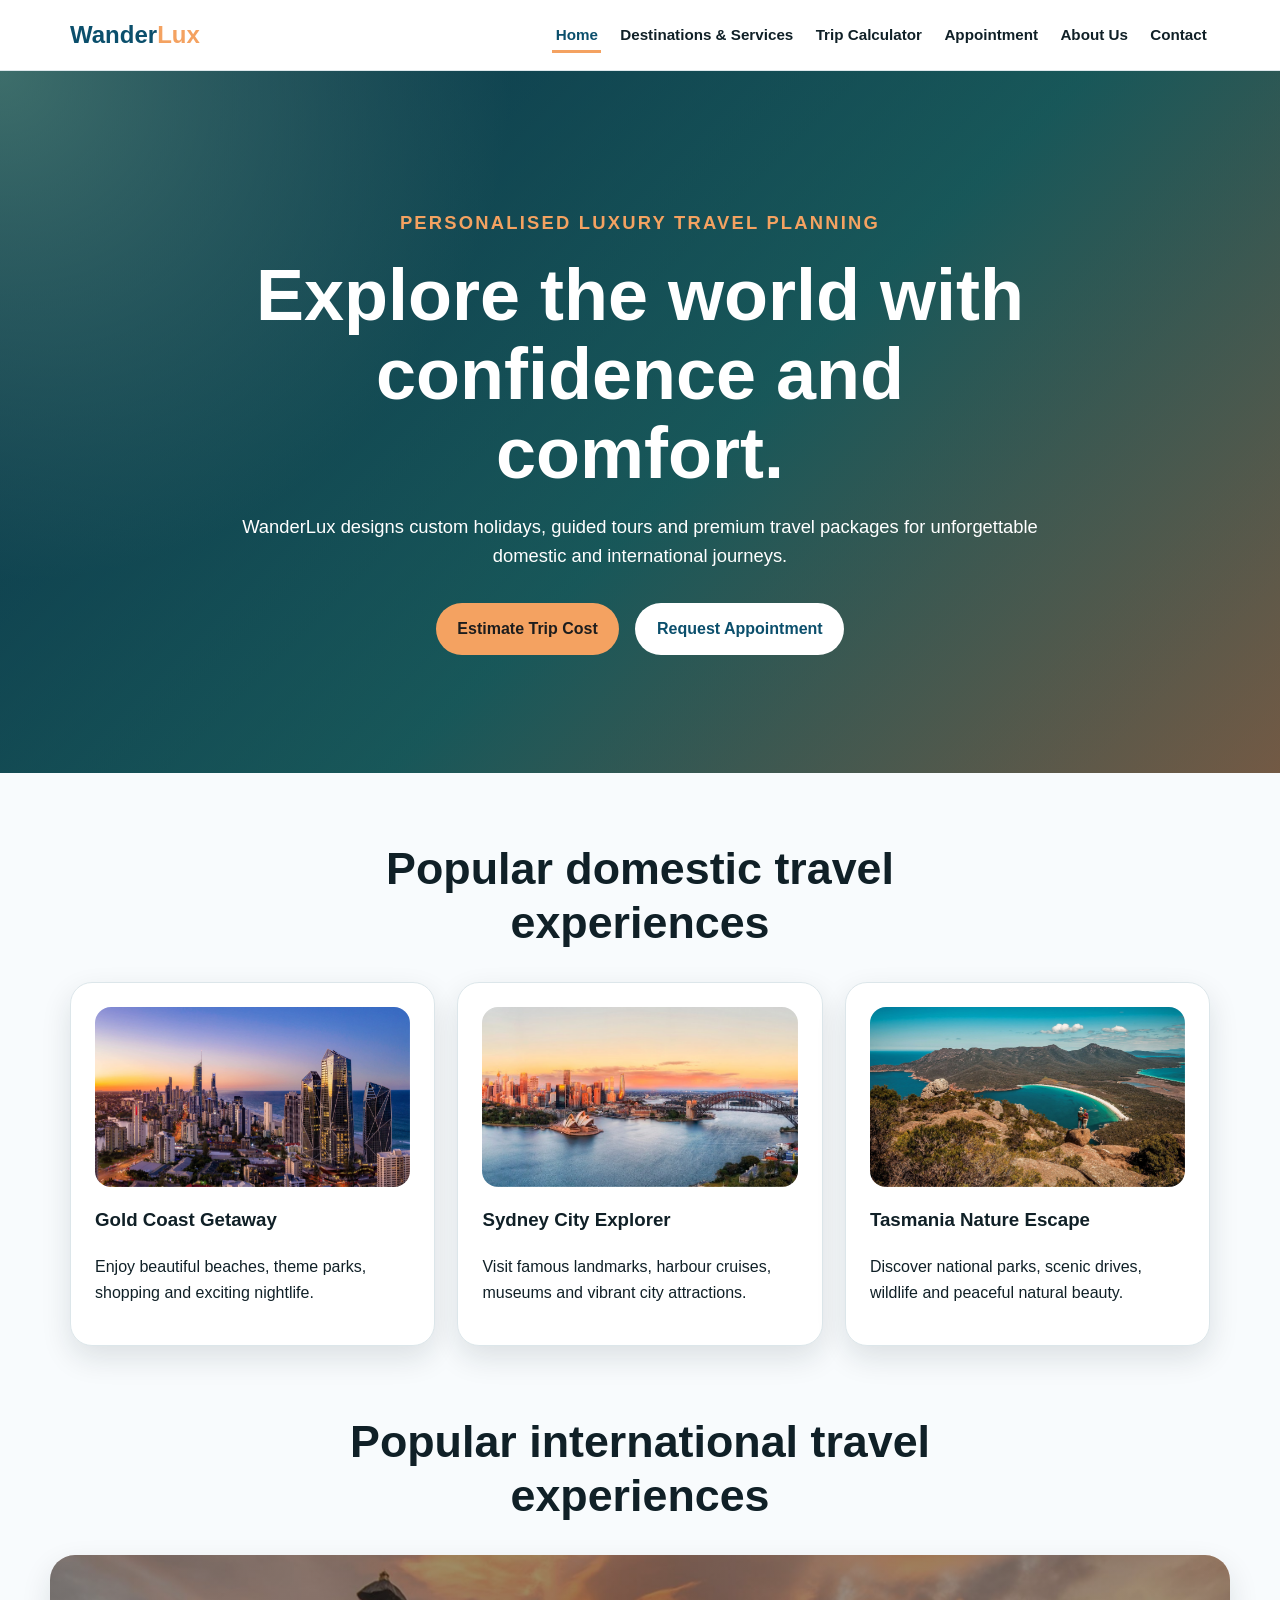
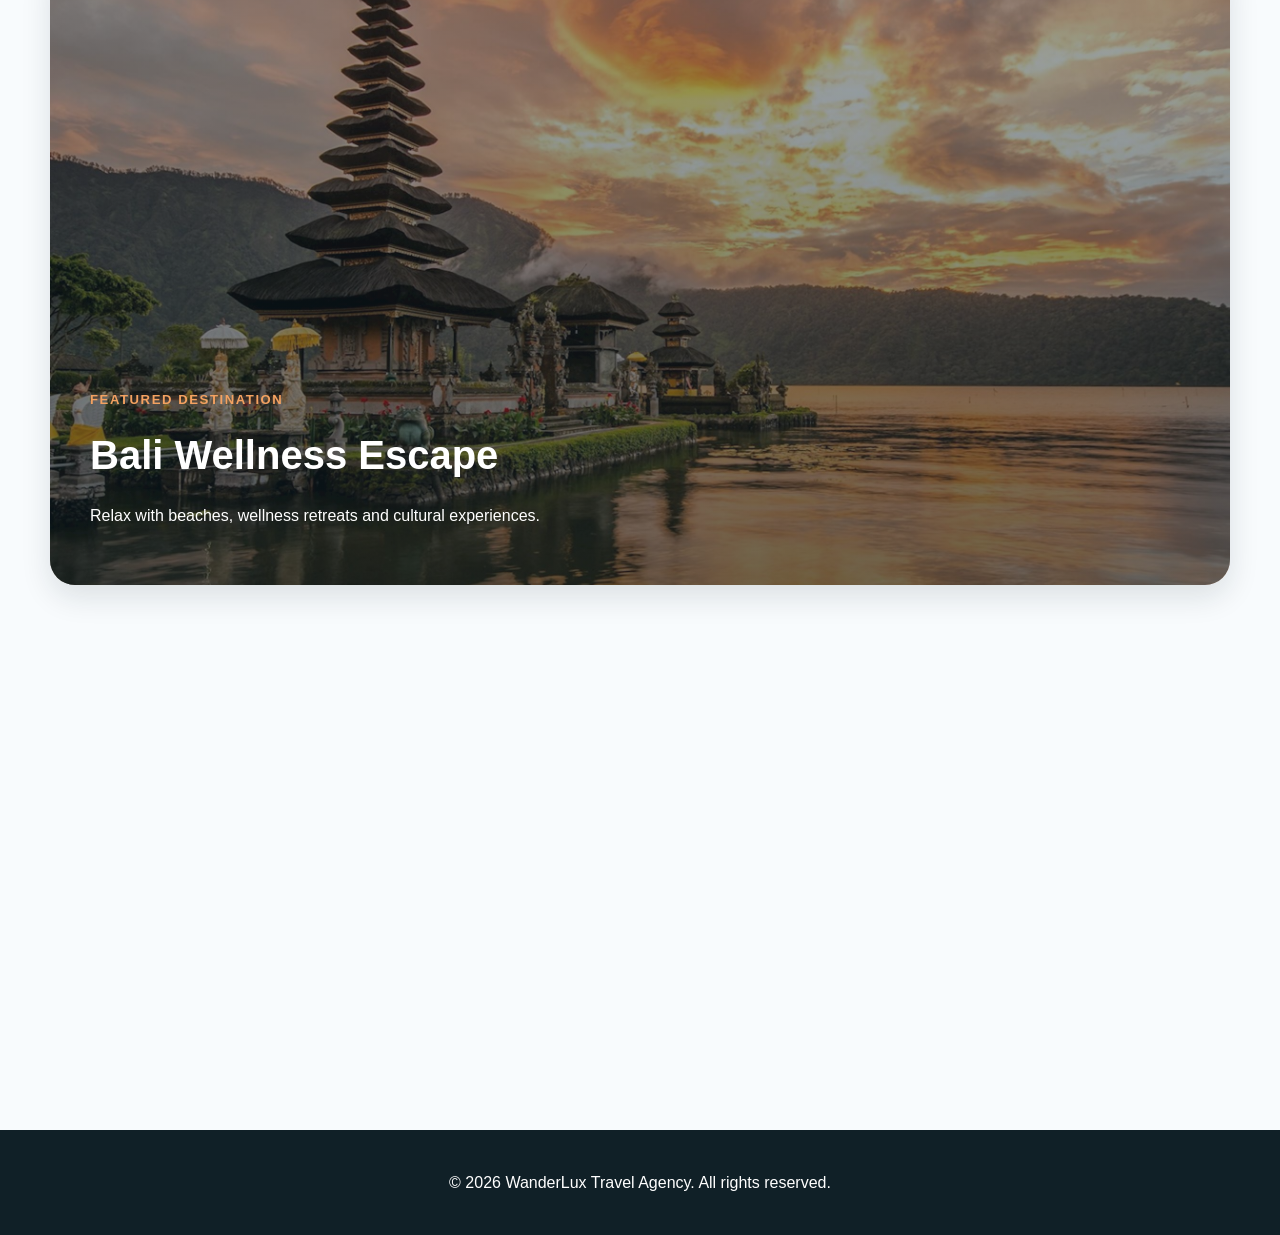
<file: index.html>
<!DOCTYPE html>
<html lang="en">
<head>
  <meta charset="UTF-8" />
  <meta name="viewport" content="width=device-width, initial-scale=1.0" />
  <meta name="description" content="WanderLux Travel Agency offers personalised holidays, guided tours, flights, hotels, honeymoon packages and custom travel planning." />
  <meta name="keywords" content="WanderLux, travel agency, holiday packages, guided tours, trip calculator, travel appointments" />
  <meta name="author" content="WanderLux Travel Agency" />

  <title>WanderLux Travel Agency </title>
  <link rel="stylesheet" href="css/style.css" />
  <script defer src="js/script.js"></script>
</head>

<body>
  <header class="header">
    <nav class="navbar" aria-label="Main navigation">
      <a href="index.html" class="logo">Wander<span>Lux</span></a>
      <button class="menu-toggle" aria-label="Navigation menu">☰</button>
      <ul class="navbar-links">
        <li><a class="active" href="index.html">Home</a></li>
        <li><a href="services.html">Destinations & Services</a></li>
        <li><a href="calculator.html">Trip Calculator</a></li>
        <li><a href="appointment.html">Appointment</a></li>
        <li><a href="about.html">About Us</a></li>
        <li><a href="contact.html">Contact</a></li>
      </ul>
    </nav>
  </header>

  <main>
    <section class="hero" aria-label="Featured travel destinations">
      <div class="hero-content">
        <p class="highlighted-heading">Personalised luxury travel planning</p>
        <h1>Explore the world with confidence and comfort.</h1>
        <p>WanderLux designs custom holidays, guided tours and premium travel packages for unforgettable domestic and international journeys.</p>
        <div class="hero-buttons">
          <a href="calculator.html" class="btn primary">Estimate Trip Cost</a>
          <a href="appointment.html" class="btn secondary">Request Appointment</a>
        </div>
      </div>
    </section>

    <section class="section reveal">
      <div class="section-heading">
        <h2>Popular domestic travel experiences</h2>
      </div>
        <div class="cards">
        <article class="card">
            <img src="images/gold-coast.jpg" alt="Gold Coast beach destination picture">
            <h3>Gold Coast Getaway</h3>
            <p>Enjoy beautiful beaches, theme parks, shopping and exciting nightlife.</p>
        </article>

        <article class="card">
            <img src="images/australia.jpg" alt="Sydney city destination picture">
            <h3>Sydney City Explorer</h3>
            <p>Visit famous landmarks, harbour cruises, museums and vibrant city attractions.</p>
        </article>

        <article class="card">
            <img src="images/tasmania.jpg" alt="Tasmania nature destination picture">
            <h3>Tasmania Nature Escape</h3>
            <p>Discover national parks, scenic drives, wildlife and peaceful natural beauty.</p>
        </article>
</div>
    </section>

    <section>
      <div class="section-heading">
        <h2>Popular international travel experiences</h2>
      </div>
 
   <div class="banner">

 
  <div class="slide active">
    <img src="images/bali.jpg" alt="Bali">
    <div class="banner-content">
      <p class="highlighted-heading">Featured destination</p>
      <h1>Bali Wellness Escape</h1>
      <p>Relax with beaches, wellness retreats and cultural experiences.</p>
    </div>
  </div>

  <div class="slide">
    <img src="images/paris.jpg" alt="Paris">
    <div class="banner-content">
      <p class="highlighted-heading">Featured destination</p>`
      <h1>Paris City Romance</h1>
      <p>Explore iconic landmarks, food tours and romantic city views.</p>
    </div>
  </div>

  <div class="slide">
    <img src="images/japan.jpg" alt="Japan">
    <div class="banner-content">
      <p class="highlighted-heading">Featured destination</p>
      <h1>Japan Discovery Tour</h1>
      <p>Experience culture, temples and seasonal highlights.</p>
    </div>
  </div>

</div>
     
    </section>

    <section class="split-section reveal">
      <div>
        <p class="highlighted-heading">Why choose us?</p>
        <h2>Tailored travel support from planning to return.</h2>
        <p>Our consultants compare destinations, budgets and travel styles to create plans that suit families, couples, solo travellers and corporate clients.</p>
        <ul class="list-items">
          <li>Custom itineraries and guided tours</li>
          <li>Budget, standard and luxury package options</li>
          <li>Easy appointment and contact forms</li>
          <li>Clear estimated trip pricing</li>
        </ul>
      </div>
      <div class="info-panel">
        <h3>Quick service highlights</h3>
        <p><strong>Flights & hotels:</strong> convenient package planning.</p>
        <p><strong>Honeymoons:</strong> romantic and stress-free experiences.</p>
        <p><strong>Family holidays:</strong> safe, flexible and value-focused options.</p>
      </div>
    </section>
  </main>

  <footer>
    <p>&copy; 2026 WanderLux Travel Agency. All rights reserved.</p>
  </footer>
</body>
</html>
</file>
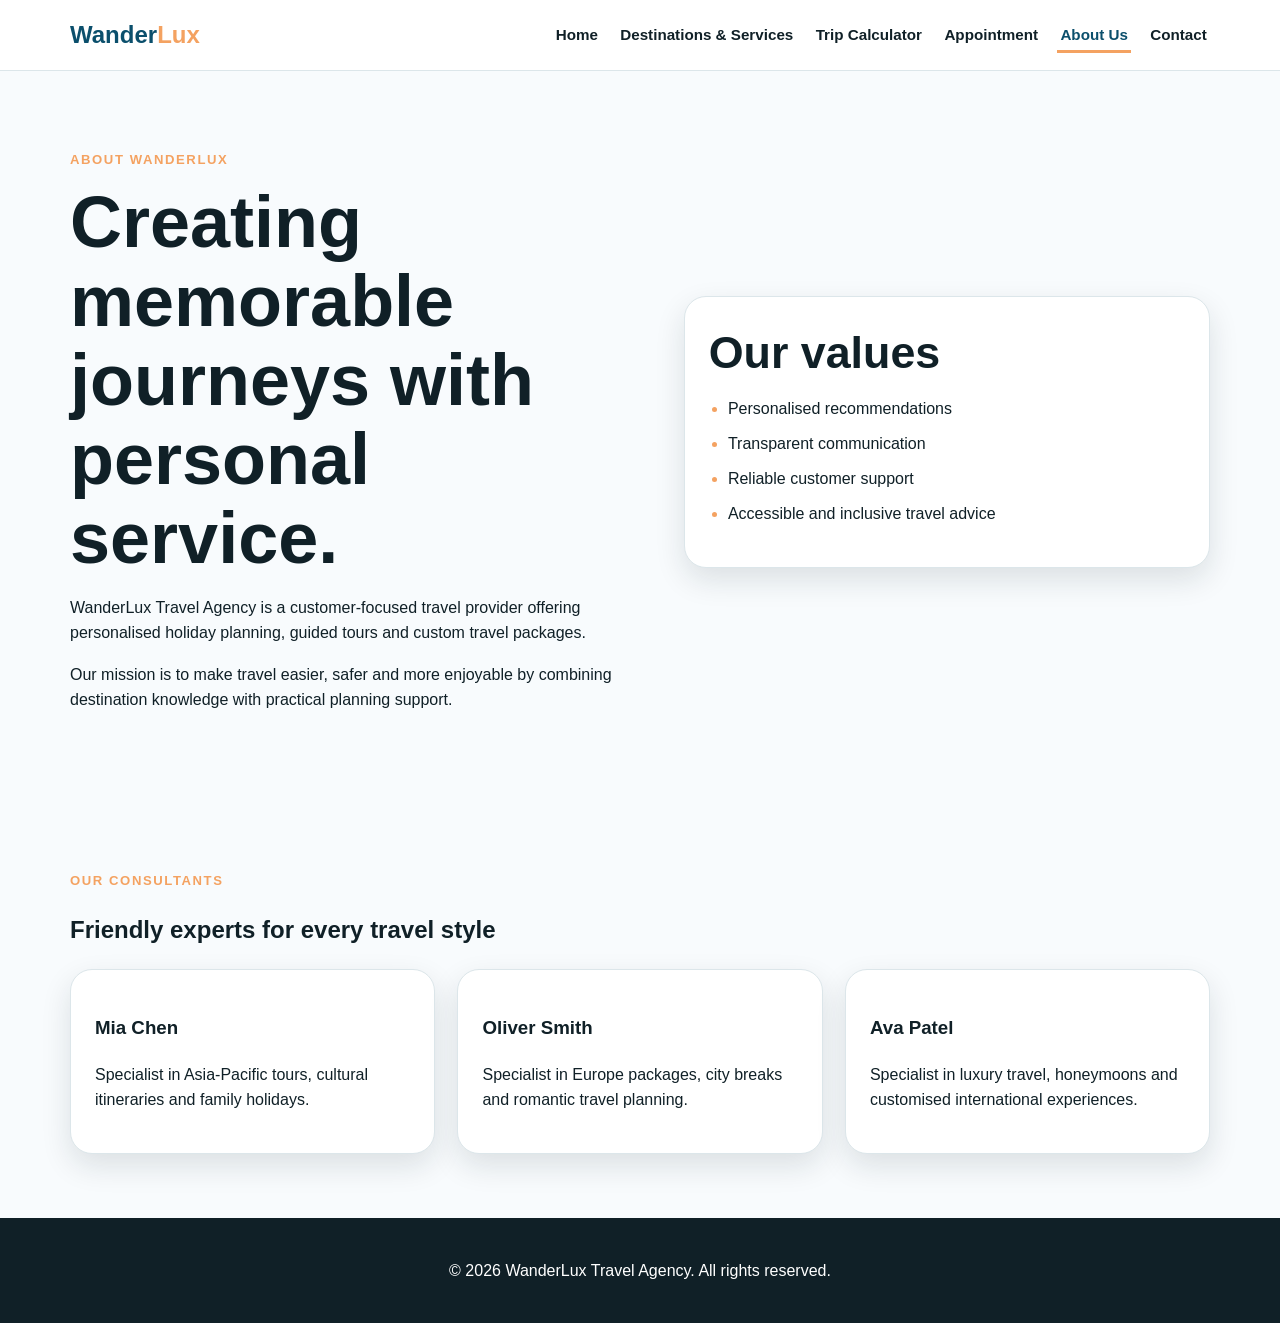
<file: about.html>
<!DOCTYPE html>
<html lang="en">
<head>
  <meta charset="UTF-8" />
  <meta name="viewport" content="width=device-width, initial-scale=1.0" />
  <meta name="description" content="Learn about WanderLux Travel Agency, its mission, consultants and customer service values." />
  <title>About Us | WanderLux</title>
  <link rel="stylesheet" href="css/style.css" />
  <script defer src="js/script.js"></script>
</head>
<body>
  <header class="header">
    <nav class="navbar" aria-label="Main navigation">
      <a href="index.html" class="logo">Wander<span>Lux</span></a>
      <button class="menu-toggle" aria-label="Navigation menu">☰</button>
      <ul class="navbar-links">
        <li><a href="index.html">Home</a></li>
        <li><a href="services.html">Destinations & Services</a></li>
        <li><a href="calculator.html">Trip Calculator</a></li>
        <li><a href="appointment.html">Appointment</a></li>
        <li><a class="active" href="about.html">About Us</a></li>
        <li><a href="contact.html">Contact</a></li>
      </ul>
    </nav>
  </header>

  <main class="page-main">
    <section class="split-section reveal">
      <div>
        <p class="highlighted-heading">About WanderLux</p>
        <h1>Creating memorable journeys with personal service.</h1>
        <p>WanderLux Travel Agency is a customer-focused travel provider offering personalised holiday planning, guided tours and custom travel packages.</p>
        <p>Our mission is to make travel easier, safer and more enjoyable by combining destination knowledge with practical planning support.</p>
      </div>
      <div class="info-panel">
        <h2>Our values</h2>
        <ul class="list-items">
          <li>Personalised recommendations</li>
          <li>Transparent communication</li>
          <li>Reliable customer support</li>
          <li>Accessible and inclusive travel advice</li>
        </ul>
      </div>
    </section>
    
    <section class="section reveal">
      <div class="section-title">
        <p class="highlighted-heading">Our consultants</p>
        <h2>Friendly experts for every travel style</h2>
      </div>
      <div class="cards">
        <article class="card">
          <h3>Mia Chen</h3>
          <p>Specialist in Asia-Pacific tours, cultural itineraries and family holidays.</p>
        </article>
        <article class="card">
          <h3>Oliver Smith</h3>
          <p>Specialist in Europe packages, city breaks and romantic travel planning.</p>
        </article>
        <article class="card">
          <h3>Ava Patel</h3>
          <p>Specialist in luxury travel, honeymoons and customised international experiences.</p>
        </article>
      </div>
    </section>
  </main>

  <footer>
    <p>&copy; 2026 WanderLux Travel Agency. All rights reserved.</p>
  </footer>
</body>
</html>
</file>
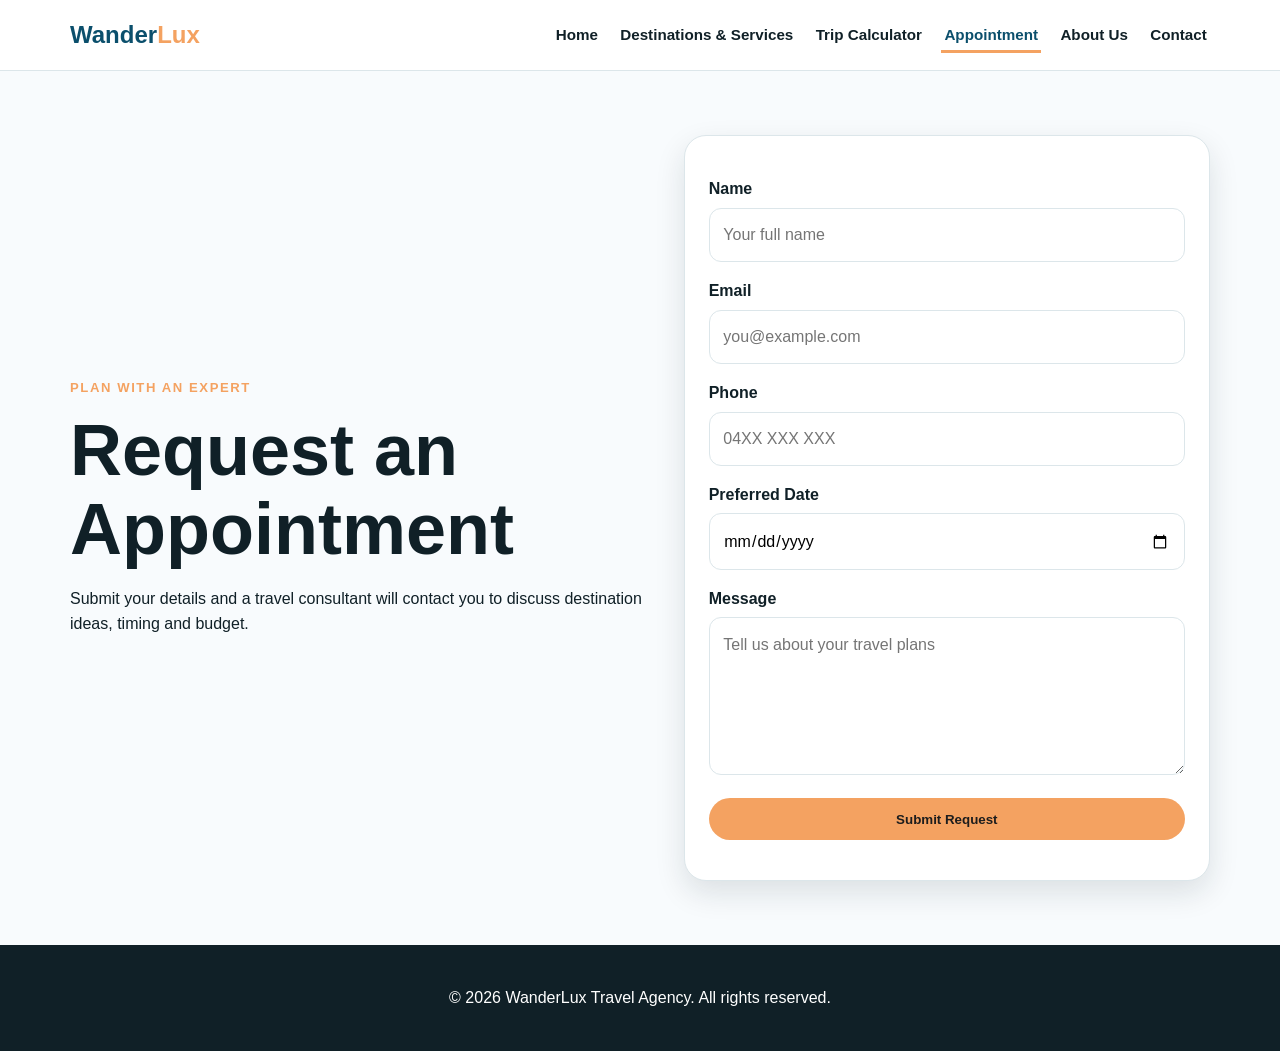
<file: appointment.html>
<!DOCTYPE html>
<html lang="en">
<head>
  <meta charset="UTF-8" />
  <meta name="viewport" content="width=device-width, initial-scale=1.0" />
  <meta name="description" content="Request a travel planning appointment with WanderLux Travel Agency." />
  <title>Appointment Request | WanderLux</title>
  <link rel="stylesheet" href="css/style.css" />
  <script defer src="js/script.js"></script>
</head>
<body>
  <header class="header">
    <nav class="navbar" aria-label="Main navigation">
      <a href="index.html" class="logo">Wander<span>Lux</span></a>
      <button class="menu-toggle" aria-label="Navigation menu">☰</button>
      <ul class="navbar-links">
        <li><a href="index.html">Home</a></li>
        <li><a href="services.html">Destinations & Services</a></li>
        <li><a href="calculator.html">Trip Calculator</a></li>
        <li><a class="active" href="appointment.html">Appointment</a></li>
        <li><a href="about.html">About Us</a></li>
        <li><a href="contact.html">Contact</a></li>
      </ul>
    </nav>
  </header>

  <main class="page-main">
    <section class="form-section reveal">
      <div>
        <p class="highlighted-heading">Plan with an expert</p>
        <h1>Request an Appointment</h1>
        <p>Submit your details and a travel consultant will contact you to discuss destination ideas, timing and budget.</p>
      </div>
      
      <form id="appointmentForm" class="form-card" action="mailto:appointments@wanderlux.example" method="post" enctype="text/plain" novalidate>
        <label for="appName">Name</label>
        <input type="text" id="appName" name="Name" placeholder="Your full name" required />

        <label for="appEmail">Email</label>
        <input type="email" id="appEmail" name="Email" placeholder="you@example.com" required />

        <label for="appPhone">Phone</label>
        <input type="tel" id="appPhone" name="Phone" placeholder="04XX XXX XXX" required />

        <label for="appDate">Preferred Date</label>
        <input type="date" id="appDate" name="Preferred Date" required />

        <label for="appMessage">Message</label>
        <textarea id="appMessage" name="Message" rows="5" placeholder="Tell us about your travel plans" required></textarea>

        <button type="submit" class="btn primary full">Submit Request</button>
        <p class="result" id="appointmentResult" role="status" aria-live="polite"></p>
      </form>
    </section>
  </main>

  <footer>
    <p>&copy; 2026 WanderLux Travel Agency. All rights reserved.</p>
  </footer>
</body>
</html>
</file>
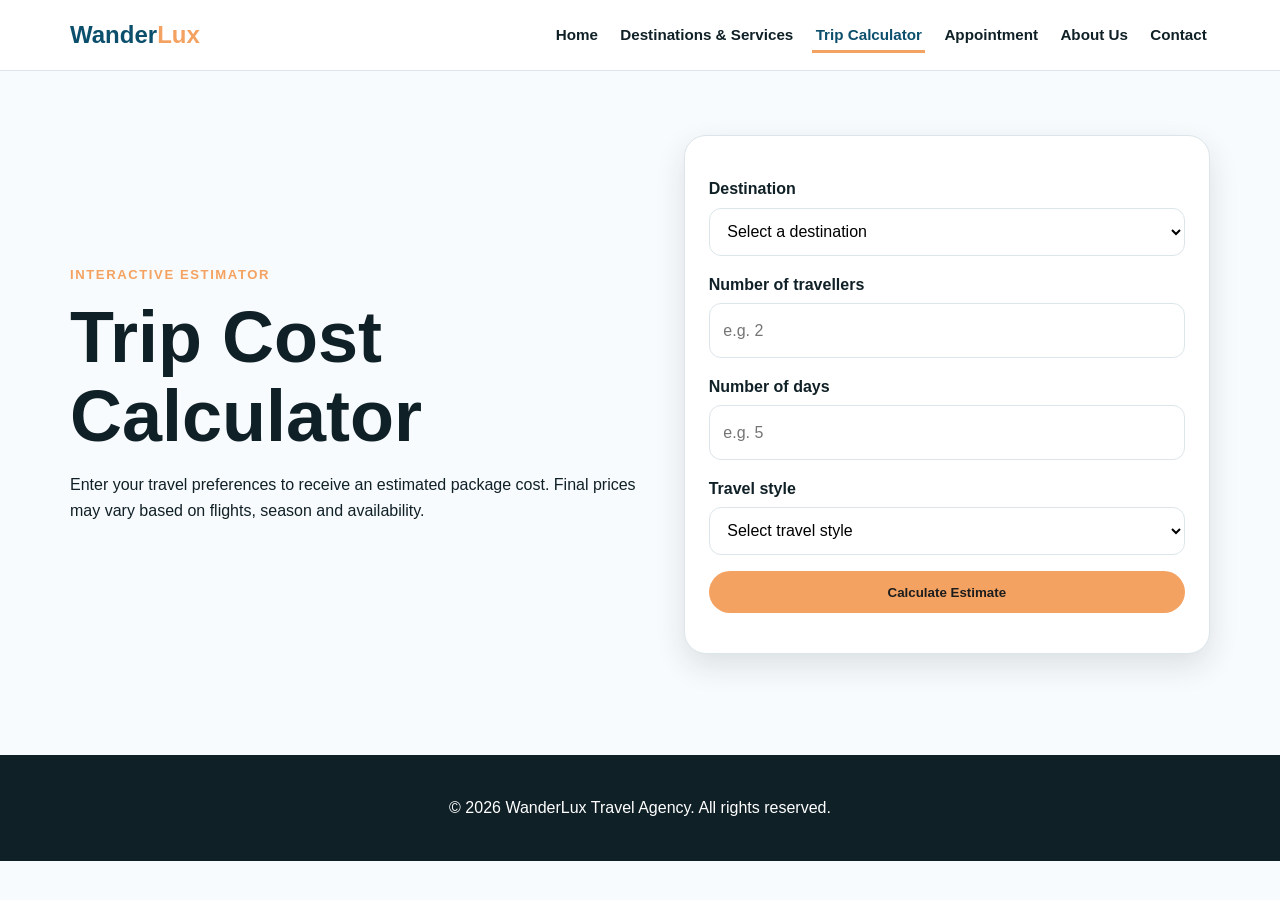
<file: calculator.html>
<!DOCTYPE html>
<html lang="en">
<head>
  <meta charset="UTF-8" />
  <meta name="viewport" content="width=device-width, initial-scale=1.0" />
  <meta name="description" content="Use the WanderLux trip cost calculator to estimate travel costs based on destination, travellers, days and travel style." />
  <title>Trip Cost Calculator | WanderLux</title>
  <link rel="stylesheet" href="css/style.css" />
  <script defer src="js/script.js"></script>
</head>
<body>
  <header class="header">
    <nav class="navbar" aria-label="Main navigation">
      <a href="index.html" class="logo">Wander<span>Lux</span></a>
      <button class="menu-toggle" aria-label="Navigation menu">☰</button>
      <ul class="navbar-links">
        <li><a href="index.html">Home</a></li>
        <li><a href="services.html">Destinations & Services</a></li>
        <li><a class="active" href="calculator.html">Trip Calculator</a></li>
        <li><a href="appointment.html">Appointment</a></li>
        <li><a href="about.html">About Us</a></li>
        <li><a href="contact.html">Contact</a></li>
      </ul>
    </nav>
  </header>
  
  <main class="page-main">
    <section class="form-section reveal">
      <div>
        <p class="highlighted-heading">Interactive estimator</p>
        <h1>Trip Cost Calculator</h1>
        <p>Enter your travel preferences to receive an estimated package cost. Final prices may vary based on flights, season and availability.</p>
      </div>

      <form id="calculatorForm" class="form-card" novalidate>
        <label for="destination">Destination</label>
        <select id="destination" required>
          <option value="">Select a destination</option>
          <option value="Bali" data-rate="180">Bali</option>
          <option value="Paris" data-rate="260">Paris</option>
          <option value="Japan" data-rate="240">Japan</option>
          <option value="Gold Coast" data-rate="160">Gold Coast</option>
          <option value="New Zealand" data-rate="210">New Zealand</option>
        </select>

        <label for="travellers">Number of travellers</label>
        <input type="number" id="travellers" min="1" max="20" placeholder="e.g. 2" required />

        <label for="days">Number of days</label>
        <input type="number" id="days" min="1" max="60" placeholder="e.g. 5" required />

        <label for="style">Travel style</label>
        <select id="style" required>
          <option value="">Select travel style</option>
          <option value="Budget" data-multiplier="1">Budget</option>
          <option value="Standard" data-multiplier="1.35">Standard</option>
          <option value="Luxury" data-multiplier="1.9">Luxury</option>
        </select>

        <button type="submit" class="btn primary full">Calculate Estimate</button>
        <p id="calculatorResult" class="result" role="status" aria-live="polite"></p>
      </form>
    </section>
  </main>

  <footer>
    <p>&copy; 2026 WanderLux Travel Agency. All rights reserved.</p>
  </footer>
</body>
</html>
</file>
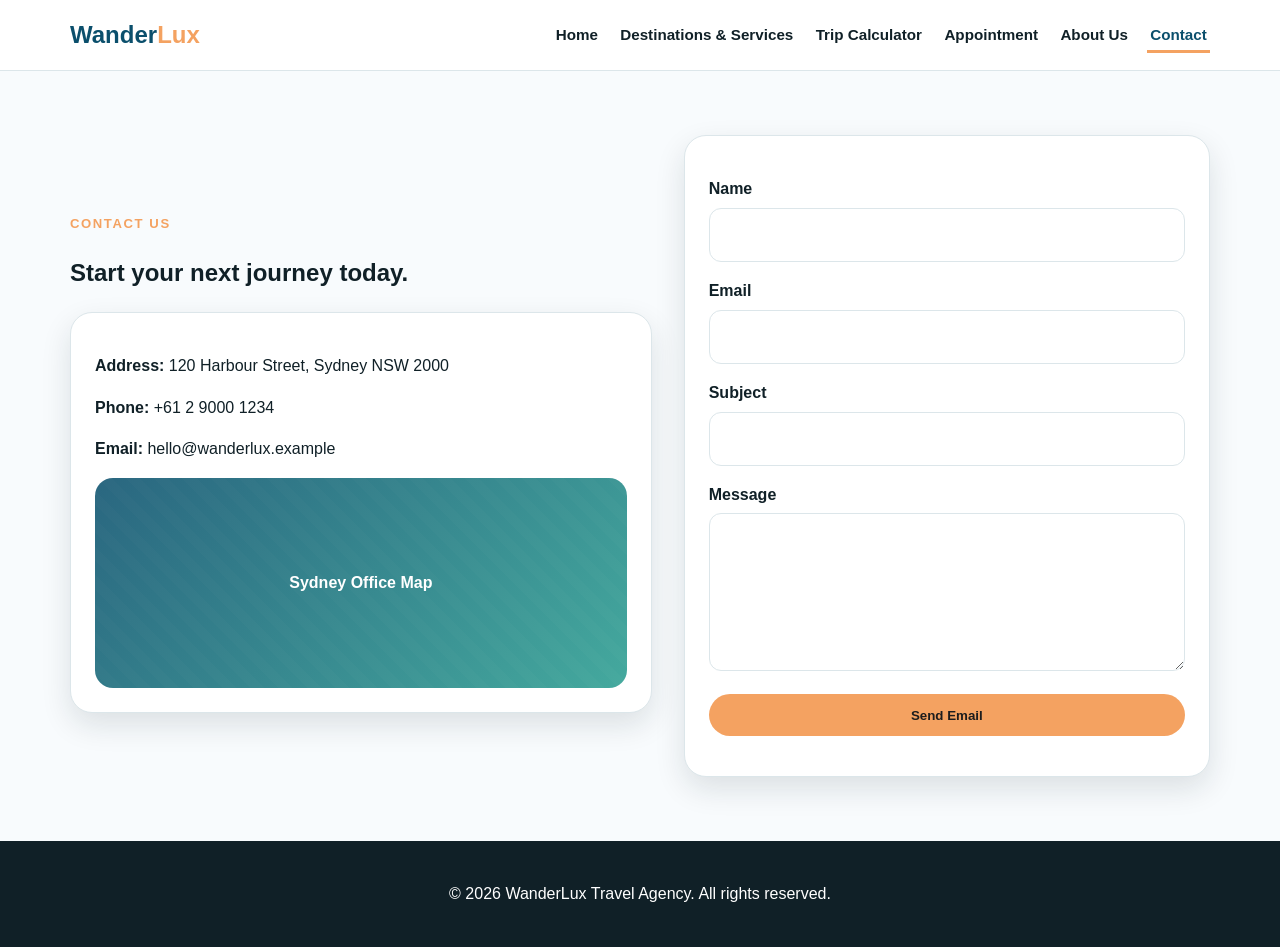
<file: contact.html>
<!DOCTYPE html>
<html lang="en">
<head>
  <meta charset="UTF-8" />
  <meta name="viewport" content="width=device-width, initial-scale=1.0" />
  <meta name="description" content="Contact WanderLux Travel Agency by phone, email, form or office location map." />
  <title>Contact | WanderLux</title>
  <link rel="stylesheet" href="css/style.css" />
  <script defer src="js/script.js"></script>
</head>
<body>
  <header class="header">
    <nav class="navbar" aria-label="Main navigation">
      <a href="index.html" class="logo">Wander<span>Lux</span></a>
      <button class="menu-toggle" aria-label="Navigation menu">☰</button>
      <ul class="navbar-links">
        <li><a href="index.html">Home</a></li>
        <li><a href="services.html">Destinations & Services</a></li>
        <li><a href="calculator.html">Trip Calculator</a></li>
        <li><a href="appointment.html">Appointment</a></li>
        <li><a href="about.html">About Us</a></li>
        <li><a class="active" href="contact.html">Contact</a></li>
      </ul>
    </nav>
  </header>

  <main class="page-main">
    <section class="contact-layout reveal">
      <div>
        <p class="highlighted-heading">Contact us</p>
        <h1>Start your next journey today.</h1>
        <div class="info-panel">
          <p><strong>Address:</strong> 120 Harbour Street, Sydney NSW 2000</p>
          <p><strong>Phone:</strong> +61 2 9000 1234</p>
          <p><strong>Email:</strong> hello@wanderlux.example</p>
          <div class="map" role="img" aria-label="Map placeholder showing WanderLux office location in Sydney">
            Sydney Office Map
          </div>
        </div>
      </div>
      
      <form id="contactForm" class="form-card" action="mailto:hello@wanderlux.example" method="post" enctype="text/plain" novalidate>
        <label for="contactName">Name</label>
        <input type="text" id="contactName" name="Name" required />

        <label for="contactEmail">Email</label>
        <input type="email" id="contactEmail" name="Email" required />

        <label for="contactSubject">Subject</label>
        <input type="text" id="contactSubject" name="Subject" required />

        <label for="contactMessage">Message</label>
        <textarea id="contactMessage" name="Message" rows="5" required></textarea>

        <button type="submit" class="btn primary full">Send Email</button>
        <p class="result" id="contactResult" role="status" aria-live="polite"></p>
      </form>
    </section>
  </main>

  <footer>
    <p>&copy; 2026 WanderLux Travel Agency. All rights reserved.</p>
  </footer>
</body>
</html>
</file>
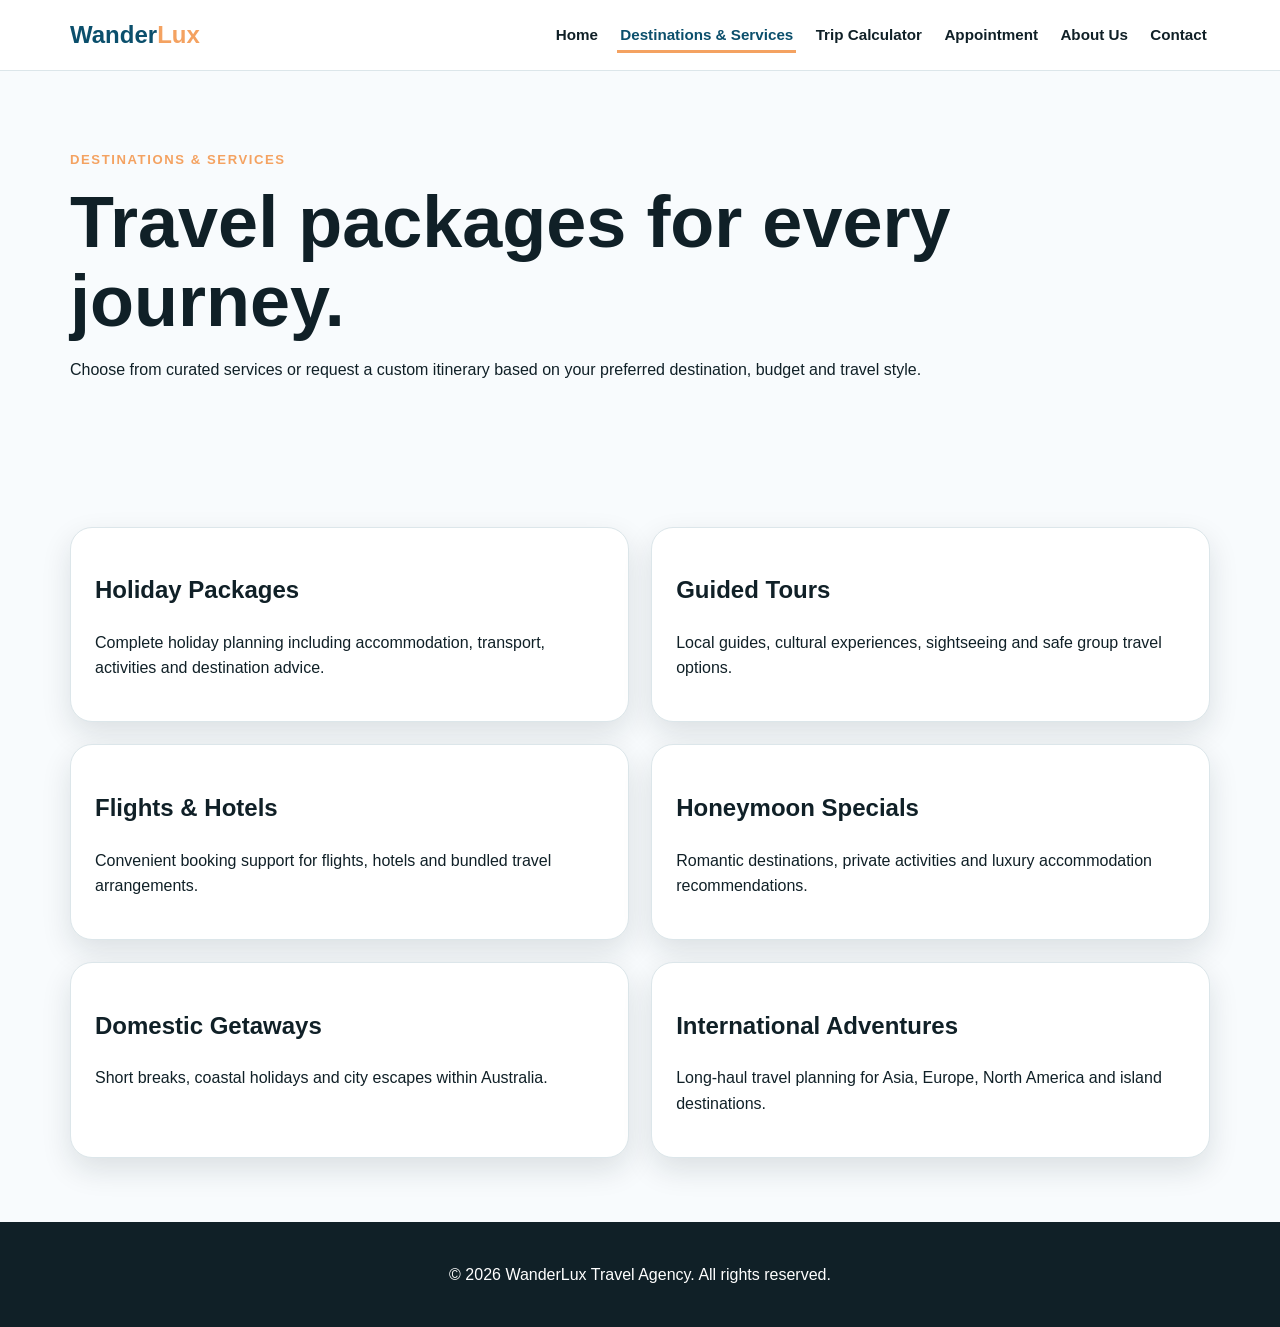
<file: services.html>
<!DOCTYPE html>
<html lang="en">
<head>
  <meta charset="UTF-8" />
  <meta name="viewport" content="width=device-width, initial-scale=1.0" />
  <meta name="description" content="Explore WanderLux destinations and travel services including holiday packages, guided tours, flights, hotels and honeymoon specials." />
  <title>Destinations & Services | WanderLux</title>
  <link rel="stylesheet" href="css/style.css" />
  <script defer src="js/script.js"></script>
</head>
<body>
  <header class="header">
    <nav class="navbar" aria-label="Main navigation">
      <a href="index.html" class="logo">Wander<span>Lux</span></a>
      <button class="menu-toggle" aria-label="Navigation menu">☰</button>
      <ul class="navbar-links">
        <li><a href="index.html">Home</a></li>
        <li><a class="active" href="services.html">Destinations & Services</a></li>
        <li><a href="calculator.html">Trip Calculator</a></li>
        <li><a href="appointment.html">Appointment</a></li>
        <li><a href="about.html">About Us</a></li>
        <li><a href="contact.html">Contact</a></li>
      </ul>
    </nav>
  </header>
  
  <main class="page-main">
    <section class="page-hero reveal">
      <p class="highlighted-heading">Destinations & services</p>
      <h1>Travel packages for every journey.</h1>
      <p>Choose from curated services or request a custom itinerary based on your preferred destination, budget and travel style.</p>
    </section>

    <section class="section reveal">
      <div class="service-grid">
        <article class="service-card">
          <h2>Holiday Packages</h2>
          <p>Complete holiday planning including accommodation, transport, activities and destination advice.</p>
        </article>

        <article class="service-card">
          <h2>Guided Tours</h2>
          <p>Local guides, cultural experiences, sightseeing and safe group travel options.</p>
        </article>

        <article class="service-card">
          <h2>Flights & Hotels</h2>
          <p>Convenient booking support for flights, hotels and bundled travel arrangements.</p>
        </article>

        <article class="service-card">
          <h2>Honeymoon Specials</h2>
          <p>Romantic destinations, private activities and luxury accommodation recommendations.</p>
        </article>

        <article class="service-card">
          <h2>Domestic Getaways</h2>
          <p>Short breaks, coastal holidays and city escapes within Australia.</p>
        </article>
        
        <article class="service-card">
          <h2>International Adventures</h2>
          <p>Long-haul travel planning for Asia, Europe, North America and island destinations.</p>
        </article>
      </div>
    </section>
  </main>

  <footer>
    <p>&copy; 2026 WanderLux Travel Agency. All rights reserved.</p>
  </footer>
</body>
</html>
</file>
<file: css/style.css>
* {
  box-sizing: border-box;
}

:root {
  --primary: #0b4f6c;
  --secondary: #f4a261;
  --dark: #102027;
  --light: #f8fbfd;
  --muted: #5f6c72;
  --card: #ffffff;
  --border: #dce6ea;
  --shadow: 0 12px 30px rgba(16, 32, 39, 0.12);
}

html {
  scroll-behavior: smooth;
}

body {
  margin: 0;
  font-family: Arial, Helvetica, sans-serif;
  color: var(--dark);
  background: var(--light);
  line-height: 1.6;
}

img {
  max-width: 100%;
  display: block;
}

.header {
  position: sticky;
  top: 0;
  z-index: 1000;
  background: rgba(255, 255, 255, 0.96);
  border-bottom: 1px solid var(--border);
  backdrop-filter: blur(10px);
}

.navbar {
  max-width: 1180px;
  margin: 0 auto;
  padding: 1rem 1.25rem;
  display: flex;
  align-items: center;
  justify-content: space-between;
}

.logo {
  font-size: 1.5rem;
  font-weight: 800;
  color: var(--primary);
  text-decoration: none;
}

.logo span {
  color: var(--secondary);
}

.navbar-links {
  list-style: none;
  display: flex;
  gap: 1rem;
  margin: 0;
  padding: 0;
}

.navbar-links a {
  color: var(--dark);
  text-decoration: none;
  font-weight: 700;
  font-size: 0.95rem;
  padding: 0.4rem 0.2rem;
}

.navbar-links a:hover,
.navbar-links a.active {
  color: var(--primary);
  border-bottom: 3px solid var(--secondary);
}

.menu-toggle {
  display: none;
  font-size: 1.6rem;
  background: none;
  border: none;
  cursor: pointer;
}

.navbar-links {
  transition: all 0.3s ease;
}

@media (max-width: 900px) {
  .navbar-links {
    position: absolute;
    top: 68px;
    left: 0;
    right: 0;
    background: white;
    flex-direction: column;
    display: none;
    padding: 1rem 1.25rem;
    border-bottom: 1px solid var(--border);
    transform: translateY(-10px);
    opacity: 0;
  }
  
  .navbar-links.open {
    display: flex;
    transform: translateY(0);
    opacity: 1;
  }

   .menu-toggle {
    display: block;
  }

  .navbar-links.open {
    display: flex;
  }
}

.hero {
  min-height: 78vh;
  display: flex;
  align-items: center;
  background:
    linear-gradient(rgba(9, 30, 45, 0.55), rgba(9, 30, 45, 0.55)),
    radial-gradient(circle at top left, #7dcfb6, transparent 35%),
    linear-gradient(135deg, #0b4f6c, #2a9d8f 55%, #f4a261);
  color: white;
}

.hero-content {
  max-width: 850px;
  padding: 5rem 1.25rem;
  margin: 0 auto;
  text-align: center;
}

.highlighted-heading {
  color: var(--secondary);
  text-transform: uppercase;
  font-weight: 800;
  letter-spacing: 0.12em;
  font-size: 0.82rem;
}

.hero h1,
.page-hero h1,
.form-section h1,
.split-section h1 {
  font-size: clamp(2.2rem, 6vw, 4.5rem);
  line-height: 1.1;
  margin: 0.4rem 0 1rem;
}

.hero p {
  font-size: 1.15rem;
}

.hero-buttons {
  display: flex;
  justify-content: center;
  gap: 1rem;
  margin-top: 2rem;
  flex-wrap: wrap;
}

.hero-content {
  animation: fadeUp 1s ease forwards;
}

@keyframes fadeUp {
  from {
    opacity: 0;
    transform: translateY(40px);
  }
  to {
    opacity: 1;
    transform: translateY(0);
  }
}

.btn {
  display: inline-block;
  border: none;
  border-radius: 999px;
  padding: 0.85rem 1.35rem;
  font-weight: 800;
  text-decoration: none;
  cursor: pointer;
  transition: transform 0.2s ease, box-shadow 0.2s ease;
}

.btn:hover {
  transform: translateY(-2px);
  box-shadow: var(--shadow);
}

.btn.primary {
  background: var(--secondary);
  color: #1d1d1d;
}

.btn.secondary {
  background: white;
  color: var(--primary);
}

.btn.full {
  width: 100%;
  margin-top: 1rem;
}

.btn {
  transition: all 0.3s ease;
}

.btn:hover {
  transform: translateY(-3px) scale(1.05);
}

.section,
.page-hero,
.split-section,
.form-section,
.contact-layout {
  max-width: 1180px;
  margin: 0 auto;
  padding: 4rem 1.25rem;
}

.page-main {
  min-height: 76vh;
}

.section-heading {
  text-align: center;
  max-width: 720px;
  margin: 0 auto 2rem;
}

.section-heading h2,
.split-section h2 {
  font-size: clamp(1.8rem, 4vw, 2.8rem);
  line-height: 1.2;
  margin: 0.3rem 0;
}



.cards,
.service-grid {
  display: grid;
  grid-template-columns: repeat(3, 1fr);
  gap: 1.4rem;
}

.service-grid {
  grid-template-columns: repeat(2, 1fr);
}


.banner {
  position: relative;
  height: 70vh;
  max-width: 1180px;
  margin: 2rem auto;
  border-radius: 25px;
  overflow: hidden;
  box-shadow: var(--shadow);
}


.slide {
  position: absolute;
  width: 100%;
  height: 100%;
  display: none;
}

.slide.active {
  display: block;
}


.slide img {
  width: 100%;
  height: 100%;
  object-fit: cover;
}

.slide::after {
  content: "";
  position: absolute;
  inset: 0;
  background: linear-gradient(
    rgba(16,32,39,0.4),
    rgba(16,32,39,0.6)
  );
}

/* text */
.banner-content {
  position: absolute;
  bottom: 40px;
  left: 40px;
  color: white;
  max-width: 500px;
  z-index: 1;
}

.banner-content h1 {
  margin: 0.5rem 0;
  font-size: 2.5rem;
}

.card,
.service-card,
.form-card,
.info-panel {
  background: var(--card);
  border: 1px solid var(--border);
  border-radius: 22px;
  padding: 1.5rem;
  box-shadow: var(--shadow);
}

.card img {
  height: 180px;
  width: 100%;
  object-fit: cover;
  border-radius: 16px;
  background: #e9f5f7;
}
.card {
  transition: transform 0.5s ease, box-shadow 0.4s ease;
  transform-style: preserve-3d;
}

.card:hover {
  transform: rotateY(10deg) rotateX(6deg) scale(1.03);
  box-shadow: 0 20px 40px rgba(0,0,0,0.18);
}

@keyframes floatCard {
  0% { transform: translateY(0px); }
  50% { transform: translateY(-10px); }
  100% { transform: translateY(0px); }
}

.cards .card {
  animation: floatCard 4s ease-in-out infinite;
}

.cards .card:nth-child(2) {
  animation-delay: 0.4s;
}
.cards .card:nth-child(3) {
  animation-delay: 0.8s;
}


.split-section,
.form-section,
.contact-layout {
  display: grid;
  grid-template-columns: 1.05fr 0.95fr;
  gap: 2rem;
  align-items: center;
}

.list-items {
  padding-left: 1.2rem;
}

.list-items li {
  margin: 0.6rem 0;
}

.list-items li::marker {
  color: var(--secondary);
}

form label {
  display: block;
  font-weight: 800;
  margin: 1rem 0 0.35rem;
}

input,
select,
textarea {
  width: 100%;
  border: 1px solid var(--border);
  border-radius: 12px;
  padding: 0.85rem;
  font: inherit;
  background: white;
}

input:focus,
select:focus,
textarea:focus {
  outline: 3px solid rgba(244, 162, 97, 0.35);
  border-color: var(--primary);
}

.result {
  margin-top: 1rem;
  font-weight: 800;
  color: var(--primary);
}

.map {
  margin-top: 1rem;
  min-height: 210px;
  border-radius: 18px;
  background:
    linear-gradient(135deg, rgba(11, 79, 108, 0.85), rgba(42, 157, 143, 0.85)),
    repeating-linear-gradient(45deg, #d9edf2 0, #d9edf2 10px, #eef8fa 10px, #eef8fa 20px);
  display: grid;
  place-items: center;
  color: white;
  font-weight: 800;
  text-align: center;
}

footer {
  text-align: center;
  padding: 1.5rem;
  background: var(--dark);
  color: white;
}

.reveal {
  opacity: 0;
  transform: translateY(35px);
  transition: opacity 0.8s ease, transform 0.8s ease;
}

.reveal.visible {
  opacity: 1;
  transform: translateY(0);
}

@media (max-width: 900px) {
  .menu-toggle {
    display: block;
  }

  .nav-links {
    position: absolute;
    top: 68px;
    left: 0;
    right: 0;
    background: white;
    flex-direction: column;
    display: none;
    padding: 1rem 1.25rem;
    border-bottom: 1px solid var(--border);
  }

  .nav-links.open {
    display: flex;
  }

  .cards,
  .service-grid,
  .split-section,
  .form-section,
  .contact-layout {
    grid-template-columns: 1fr;
  }

  .hero {
    min-height: 70vh;
  }
}

@media (max-width: 560px) {
  .navbar {
    padding: 0.8rem 1rem;
  }

  .hero-overlay,
  .section,
  .page-hero,
  .split-section,
  .form-section,
  .contact-layout {
    padding-left: 1rem;
    padding-right: 1rem;
  }

  .hero-actions {
    flex-direction: column;
  }

  .btn {
    width: 100%;
    text-align: center;
  }
}
</file>
